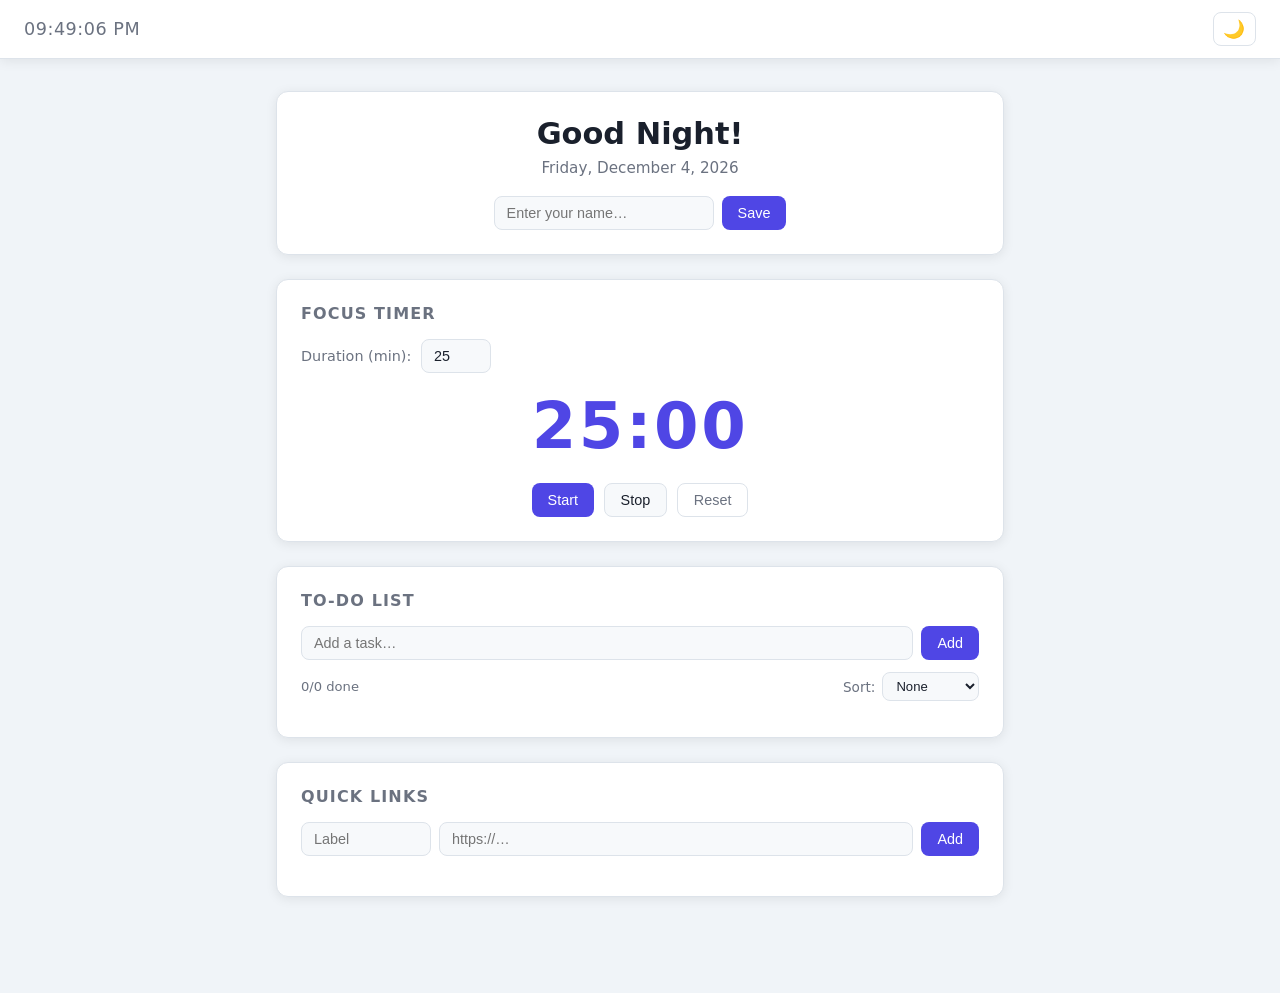
<file: index.html>
<!DOCTYPE html>
<html lang="en" data-theme="light">
  <head>
    <meta charset="UTF-8" />
    <meta name="viewport" content="width=device-width, initial-scale=1.0" />
    <title>My Start Page</title>
    <link rel="stylesheet" href="css/style.css" />
  </head>
  <body>
    <!-- ───────────── HEADER ───────────── -->
    <header class="top-bar">
      <span id="clock" class="clock"></span>
      <button id="theme-toggle" class="icon-btn" title="Toggle light/dark mode">🌙</button>
    </header>

    <main class="container">

      <!-- ───────────── GREETING ───────────── -->
      <section class="card greeting-card">
        <p id="greeting" class="greeting-text"></p>
        <p id="date-display" class="date-text"></p>
        <div class="name-row">
          <input id="name-input" type="text" placeholder="Enter your name…" maxlength="40" />
          <button id="name-save-btn" class="btn btn-primary">Save</button>
        </div>
      </section>

      <!-- ───────────── FOCUS TIMER ───────────── -->
      <section class="card timer-card">
        <h2 class="section-title">Focus Timer</h2>

        <div class="timer-duration-row">
          <label for="timer-minutes">Duration (min):</label>
          <input id="timer-minutes" type="number" min="1" max="120" value="25" />
        </div>

        <div id="timer-display" class="timer-display">25:00</div>

        <div class="timer-controls">
          <button id="timer-start" class="btn btn-primary">Start</button>
          <button id="timer-stop"  class="btn btn-secondary">Stop</button>
          <button id="timer-reset" class="btn btn-ghost">Reset</button>
        </div>
      </section>

      <!-- ───────────── TO-DO LIST ───────────── -->
      <section class="card todo-card">
        <h2 class="section-title">To-Do List</h2>

        <div class="todo-add-row">
          <input id="todo-input" type="text" placeholder="Add a task…" maxlength="120" />
          <button id="todo-add-btn" class="btn btn-primary">Add</button>
        </div>

        <div class="todo-toolbar">
          <span id="todo-count" class="todo-count"></span>
          <div class="sort-row">
            <label for="todo-sort">Sort:</label>
            <select id="todo-sort">
              <option value="none">None</option>
              <option value="az">A → Z</option>
              <option value="za">Z → A</option>
              <option value="done">Done last</option>
            </select>
          </div>
        </div>

        <ul id="todo-list" class="todo-list"></ul>
      </section>

      <!-- ───────────── QUICK LINKS ───────────── -->
      <section class="card links-card">
        <h2 class="section-title">Quick Links</h2>

        <div class="link-add-row">
          <input id="link-name-input" type="text" placeholder="Label"  maxlength="30" />
          <input id="link-url-input"  type="url"  placeholder="https://…" maxlength="200" />
          <button id="link-add-btn" class="btn btn-primary">Add</button>
        </div>

        <div id="links-grid" class="links-grid"></div>
      </section>

    </main>

    <script src="js/app.js"></script>
  </body>
</html>
</file>
<file: css/style.css>
/* =============================================
   CUSTOM PROPERTIES (light theme defaults)
   ============================================= */
:root {
  --bg:         #f0f4f8;
  --surface:    #ffffff;
  --surface-2:  #f7f9fb;
  --border:     #dde3ea;
  --text:        #1a202c;
  --text-muted:  #6b7280;
  --primary:     #4f46e5;
  --primary-h:   #4338ca;
  --danger:      #ef4444;
  --success:     #22c55e;
  --radius:      12px;
  --shadow:      0 2px 12px rgba(0,0,0,.08);
  --transition:  .2s ease;
}

[data-theme="dark"] {
  --bg:         #0f1117;
  --surface:    #1e2130;
  --surface-2:  #262a3d;
  --border:     #2e3450;
  --text:        #e2e8f0;
  --text-muted:  #94a3b8;
  --primary:     #818cf8;
  --primary-h:   #6366f1;
  --danger:      #f87171;
  --success:     #4ade80;
  --shadow:      0 2px 12px rgba(0,0,0,.4);
}

/* =============================================
   RESET & BASE
   ============================================= */
*, *::before, *::after { box-sizing: border-box; margin: 0; padding: 0; }

body {
  font-family: 'Segoe UI', system-ui, sans-serif;
  background: var(--bg);
  color: var(--text);
  min-height: 100vh;
  transition: background var(--transition), color var(--transition);
}

/* =============================================
   TOP BAR
   ============================================= */
.top-bar {
  display: flex;
  align-items: center;
  justify-content: space-between;
  padding: .75rem 1.5rem;
  background: var(--surface);
  border-bottom: 1px solid var(--border);
  position: sticky;
  top: 0;
  z-index: 10;
  box-shadow: var(--shadow);
}

.clock {
  font-size: 1.1rem;
  font-variant-numeric: tabular-nums;
  letter-spacing: .03em;
  color: var(--text-muted);
}

.icon-btn {
  background: none;
  border: 1px solid var(--border);
  border-radius: 8px;
  padding: .35rem .6rem;
  font-size: 1.1rem;
  cursor: pointer;
  color: var(--text);
  transition: background var(--transition), border-color var(--transition);
}
.icon-btn:hover { background: var(--surface-2); }

/* =============================================
   LAYOUT
   ============================================= */
.container {
  max-width: 760px;
  margin: 2rem auto;
  padding: 0 1rem 4rem;
  display: flex;
  flex-direction: column;
  gap: 1.5rem;
}

/* =============================================
   CARDS
   ============================================= */
.card {
  background: var(--surface);
  border: 1px solid var(--border);
  border-radius: var(--radius);
  padding: 1.5rem;
  box-shadow: var(--shadow);
  transition: background var(--transition), border-color var(--transition);
}

.section-title {
  font-size: 1rem;
  font-weight: 600;
  text-transform: uppercase;
  letter-spacing: .07em;
  color: var(--text-muted);
  margin-bottom: 1rem;
}

/* =============================================
   BUTTONS
   ============================================= */
.btn {
  display: inline-flex;
  align-items: center;
  gap: .35rem;
  padding: .5rem 1rem;
  border-radius: 8px;
  border: none;
  font-size: .9rem;
  font-weight: 500;
  cursor: pointer;
  transition: background var(--transition), transform .1s;
  white-space: nowrap;
}
.btn:active { transform: scale(.97); }

.btn-primary   { background: var(--primary);   color: #fff; }
.btn-primary:hover  { background: var(--primary-h); }

.btn-secondary { background: var(--surface-2); color: var(--text); border: 1px solid var(--border); }
.btn-secondary:hover { background: var(--border); }

.btn-ghost { background: transparent; color: var(--text-muted); border: 1px solid var(--border); }
.btn-ghost:hover { background: var(--surface-2); }

.btn-danger { background: var(--danger); color: #fff; }
.btn-danger:hover { opacity: .88; }

.btn-sm { padding: .3rem .65rem; font-size: .8rem; }

/* =============================================
   INPUTS
   ============================================= */
input[type="text"],
input[type="url"],
input[type="number"],
select {
  background: var(--surface-2);
  border: 1px solid var(--border);
  border-radius: 8px;
  color: var(--text);
  font-size: .9rem;
  padding: .5rem .75rem;
  transition: border-color var(--transition), background var(--transition);
  outline: none;
}
input[type="text"]:focus,
input[type="url"]:focus,
input[type="number"]:focus,
select:focus { border-color: var(--primary); }

/* =============================================
   GREETING
   ============================================= */
.greeting-card { text-align: center; }

.greeting-text {
  font-size: 1.9rem;
  font-weight: 700;
  line-height: 1.2;
  margin-bottom: .4rem;
}

.date-text {
  font-size: .95rem;
  color: var(--text-muted);
  margin-bottom: 1.2rem;
}

.name-row {
  display: flex;
  justify-content: center;
  gap: .5rem;
  flex-wrap: wrap;
}
.name-row input { width: 220px; }

/* =============================================
   TIMER
   ============================================= */
.timer-duration-row {
  display: flex;
  align-items: center;
  gap: .6rem;
  margin-bottom: 1rem;
  font-size: .9rem;
  color: var(--text-muted);
}
.timer-duration-row input { width: 70px; }

.timer-display {
  font-size: 4rem;
  font-weight: 700;
  font-variant-numeric: tabular-nums;
  letter-spacing: .04em;
  text-align: center;
  margin: .75rem 0 1.25rem;
  color: var(--primary);
  transition: color var(--transition);
}
.timer-display.running { color: var(--success); }
.timer-display.finished { color: var(--danger); }

.timer-controls {
  display: flex;
  justify-content: center;
  gap: .6rem;
  flex-wrap: wrap;
}

/* =============================================
   TO-DO
   ============================================= */
.todo-add-row {
  display: flex;
  gap: .5rem;
  margin-bottom: .75rem;
}
.todo-add-row input { flex: 1; }

.todo-toolbar {
  display: flex;
  align-items: center;
  justify-content: space-between;
  margin-bottom: .75rem;
  flex-wrap: wrap;
  gap: .5rem;
}

.todo-count {
  font-size: .82rem;
  color: var(--text-muted);
}

.sort-row {
  display: flex;
  align-items: center;
  gap: .4rem;
  font-size: .85rem;
  color: var(--text-muted);
}
.sort-row select { padding: .3rem .6rem; font-size: .82rem; }

.todo-list {
  list-style: none;
  display: flex;
  flex-direction: column;
  gap: .5rem;
}

.todo-item {
  display: flex;
  align-items: center;
  gap: .6rem;
  background: var(--surface-2);
  border: 1px solid var(--border);
  border-radius: 8px;
  padding: .55rem .75rem;
  transition: background var(--transition);
}

.todo-item input[type="checkbox"] {
  width: 17px;
  height: 17px;
  accent-color: var(--primary);
  cursor: pointer;
  flex-shrink: 0;
  border: none;
  background: none;
  padding: 0;
}

.todo-label {
  flex: 1;
  font-size: .9rem;
  word-break: break-word;
}

.todo-item.done .todo-label {
  text-decoration: line-through;
  color: var(--text-muted);
}

.todo-edit-input {
  flex: 1;
  font-size: .9rem;
  padding: .2rem .4rem;
}

.todo-actions {
  display: flex;
  gap: .35rem;
  flex-shrink: 0;
}

/* =============================================
   QUICK LINKS
   ============================================= */
.link-add-row {
  display: flex;
  gap: .5rem;
  flex-wrap: wrap;
  margin-bottom: 1rem;
}
.link-add-row input[type="text"] { width: 130px; }
.link-add-row input[type="url"]  { flex: 1; min-width: 150px; }

.links-grid {
  display: flex;
  flex-wrap: wrap;
  gap: .6rem;
}

.link-chip {
  display: inline-flex;
  align-items: center;
  gap: .4rem;
  background: var(--surface-2);
  border: 1px solid var(--border);
  border-radius: 20px;
  padding: .4rem .9rem;
  font-size: .88rem;
  transition: background var(--transition);
}

.link-chip a {
  color: var(--primary);
  text-decoration: none;
  font-weight: 500;
}
.link-chip a:hover { text-decoration: underline; }

.link-chip button {
  background: none;
  border: none;
  cursor: pointer;
  color: var(--text-muted);
  font-size: .8rem;
  padding: 0;
  line-height: 1;
  transition: color var(--transition);
}
.link-chip button:hover { color: var(--danger); }

/* =============================================
   TOAST NOTIFICATION
   ============================================= */
#toast {
  position: fixed;
  bottom: 1.5rem;
  left: 50%;
  transform: translateX(-50%) translateY(80px);
  background: var(--text);
  color: var(--surface);
  padding: .6rem 1.2rem;
  border-radius: 20px;
  font-size: .88rem;
  opacity: 0;
  pointer-events: none;
  transition: opacity .3s, transform .3s;
  z-index: 999;
  white-space: nowrap;
}
#toast.show {
  opacity: 1;
  transform: translateX(-50%) translateY(0);
}

/* =============================================
   RESPONSIVE
   ============================================= */
@media (max-width: 520px) {
  .greeting-text { font-size: 1.5rem; }
  .timer-display  { font-size: 3rem; }
  .link-add-row input[type="text"] { width: 100%; }
  .link-add-row input[type="url"]  { width: 100%; }
}
</file>
